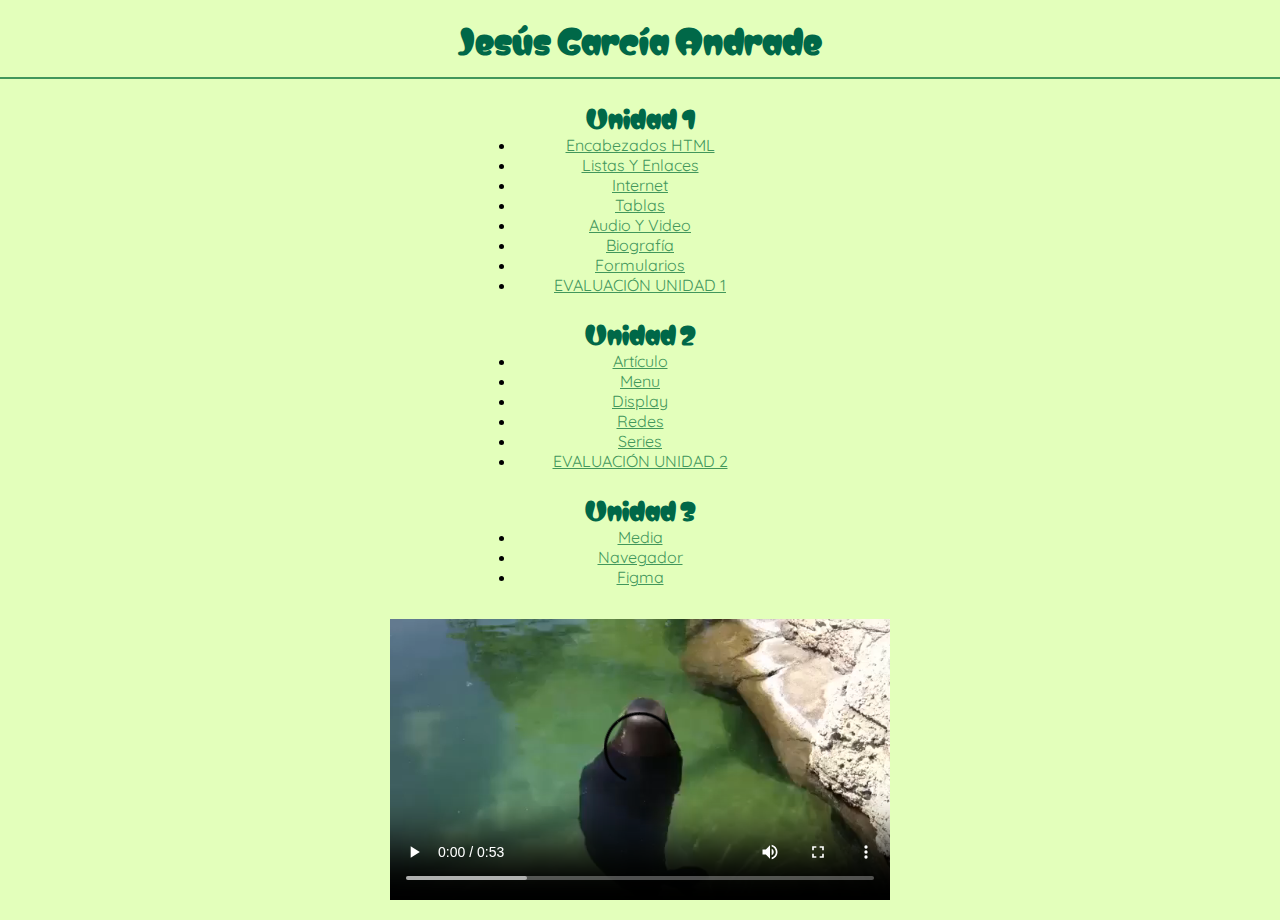
<file: index.html>
<!DOCTYPE html>
<html lang="es">
<head>
    <meta charset="UTF-8">
    <meta name="viewport" content="width=device-width, initial-scale=1.0">
    <meta name="keywords" content="galería de arte virtual">
    <meta name="description" content="El perrito más printado de México">
    <title>Diseño Web Jesús García</title>
    <link href="https://fonts.googleapis.com/css2?family=Quicksand:wght@300..700&display=swap" rel="stylesheet">
    <link href="https://fonts.googleapis.com/css2?family=Matemasie&display=swap" rel="stylesheet">
    <link rel="stylesheet" href="./index.css">
</head>
<body>
    <h1>Jesús García Andrade</h1>
    <hr color="#42975b">
    <main class="flex">
        <section class="item">
            <h2>Unidad 1</h2>
            <ul>
                <li><a href="u1/encabezados.html">Encabezados HTML</a></li>
                <li><a href="u1/ListasYEnlaces.html">Listas Y Enlaces</a></li>
                <li><a href="u1/internet.html">Internet</a></li>
                <li><a href="u1/tablas.html">Tablas</a></li>
                <li><a href="u1/audioyvideo.html">Audio Y Video</a></li>
                <li><a href="u1/biografia.html">Biografía</a></li>
                <li><a href="u1/formularios.html">Formularios</a></li>
                <li><a href="u1/evaluacionu1.html">EVALUACIÓN UNIDAD 1</a></li>
            </ul>
        </section>
        <section class="item">
            <h2>Unidad 2</h2>
        <ul>
            <li><a href="u2/articulo.html">Artículo</a></li>
            <li><a href="u2/comida.html">Menu</a></li>
            <li><a href="u2/display.html">Display</a></li>
            <li><a href="u2/redes.html">Redes</a></li>
            <li><a href="u2/series.html">Series</a></li>
            <li><a href="u2/evaluacionu2.html">EVALUACIÓN UNIDAD 2</a></li>
        </ul>
        </section>
        <section class="item">
            <h2>Unidad 3</h2>
        <ul>
            <li><a href="u3/media.html">Media</a></li>
            <li><a href="u3/navegacion.html">Navegador</a></li>
            <li><a href="https://www.figma.com/design/OJEnSm6xuQaUFBUCtb9TMr/Pr%C3%A1ctica-Figma?node-id=0-1&t=yHEgeBt7PpUJoPzZ-1">Figma</a></li>
        </ul>
        </section>
    </main>
    <footer>
        <video src="./videos/foca.mp4" controls autoplay width="500"></video>
    </footer>
</body>
</html>
</file>
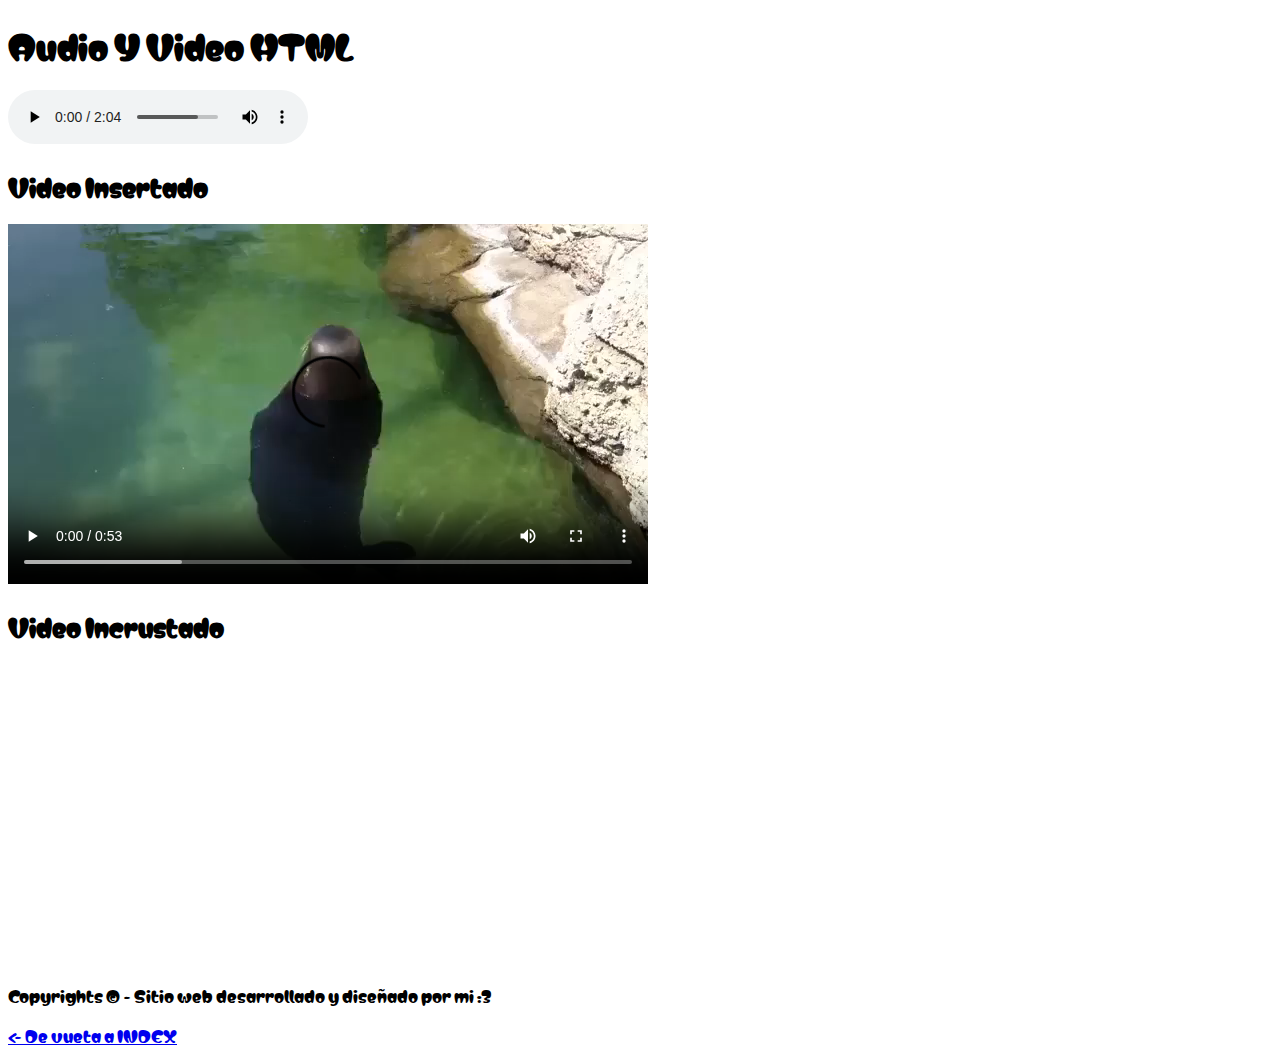
<file: u1/audioyvideo.html>
<!DOCTYPE html>
<html lang="en">
<head>
    <meta charset="UTF-8">
    <meta name="viewport" content="width=device-width, initial-scale=1.0">
    <title>Audio Y Video</title>
    <link href="https://fonts.googleapis.com/css2?family=Matemasie&display=swap" rel="stylesheet">
</head>
<body style="font-family: Matemasie, sans-serif;">
    <header>
        <h1>Audio Y Video HTML</h1>
    </header>
    <section>
        <audio src="/audio/BlackFly.mp3" controls autoplay></audio>
    </section>
    <main>
        <div>
            <h2>Video Insertado</h2>
            <video src="/videos/foca.mp4" controls></video>
        </div>
        <div>
            <h2>Video Incrustado</h2>
            <iframe width="560" height="315" src="https://www.youtube.com/embed/ot2CVA49gI4?si=Y9GqlRSxHQ1EyZC4" title="YouTube video player" frameborder="0" allow="accelerometer; autoplay; clipboard-write; encrypted-media; gyroscope; picture-in-picture; web-share" referrerpolicy="strict-origin-when-cross-origin" allowfullscreen></iframe>
        </div>
    </main>
    <footer>
        <span>Copyrights &#169 - Sitio web desarrollado y diseñado por mi :3</span>
        <p><a href="/index.html"><- De vueta a INDEX</a></p>
    </footer>
</body>
</html>
</file>
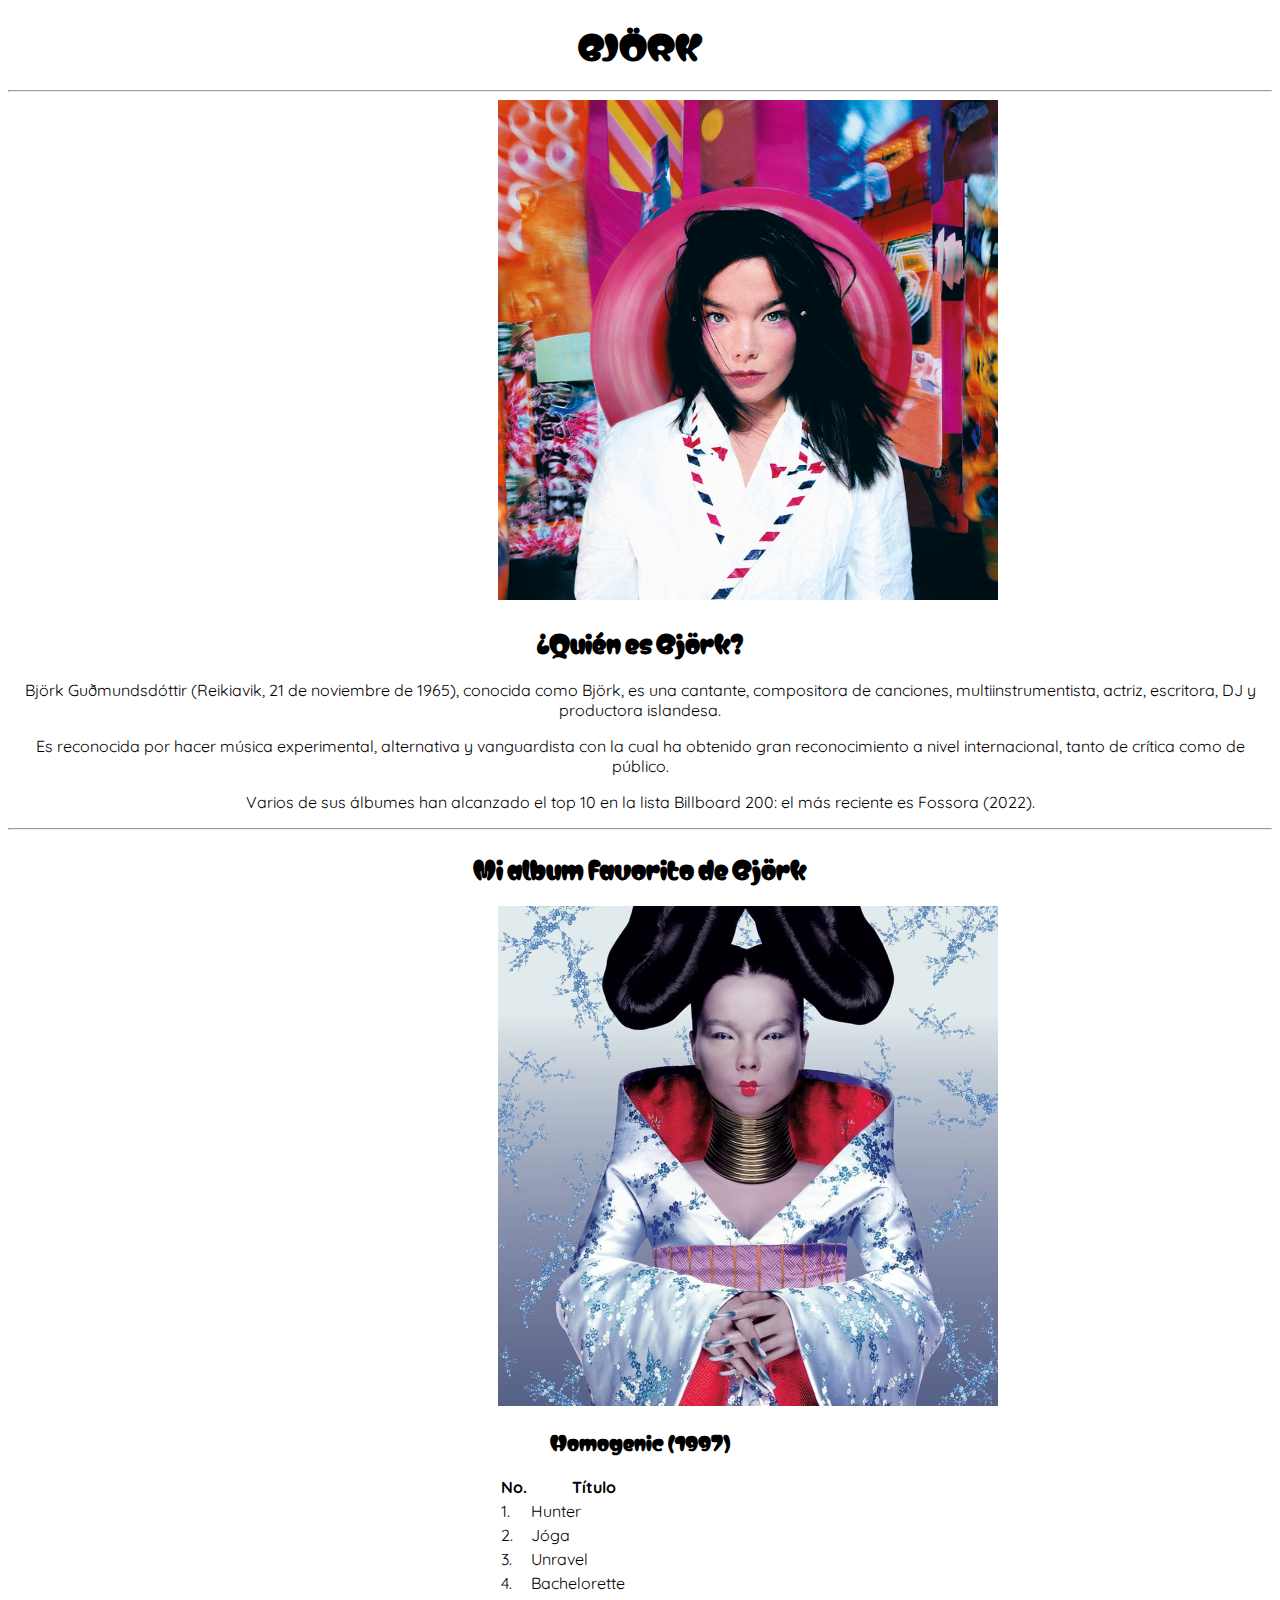
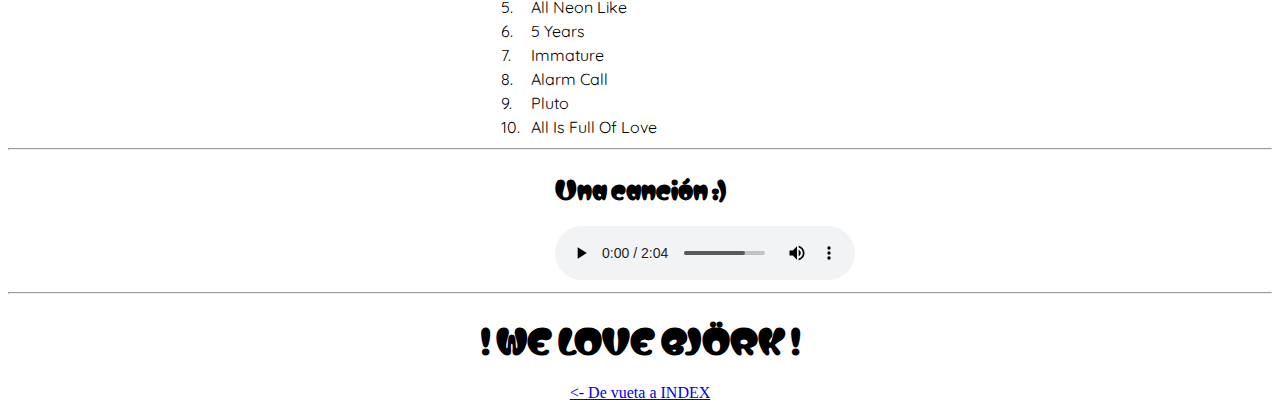
<file: u1/biografia.html>
<!DOCTYPE html>
<html lang="en">
<head>
    <meta charset="UTF-8">
    <meta name="viewport" content="width=device-width, initial-scale=1.0">
    <title>!WE LOVE BJÖRK!</title>
    <style>
        h1 {text-align: center;}
        h2 {text-align: center;}
        h3 {text-align: center;}
        p {text-align: center;}
    </style>
    <link href="https://fonts.googleapis.com/css2?family=Quicksand:wght@300..700&display=swap" rel="stylesheet">
    <link href="https://fonts.googleapis.com/css2?family=Matemasie&display=swap" rel="stylesheet">
</head>
<body>
    <header>
        <h1 style="font-family: Matemasie, sans-serif;">BJÖRK</h1>
    </header>
    <section>
        <hr>
        <img height="500" src="/img/bjork.jpeg" alt="Björk" style="position: relative;left: 38.8%;">
        <h2 style="font-family: Matemasie, sans-serif;">¿Quién es Björk?</h2>
        <p style="font-family: Quicksand, sans-serif;">Björk Guðmundsdóttir (Reikiavik, 21 de noviembre de 1965), conocida como Björk, es una cantante, compositora de canciones, multiinstrumentista, actriz, escritora, DJ y productora islandesa. </p>
        <p style="font-family: Quicksand, sans-serif;">Es reconocida por hacer música experimental, alternativa y vanguardista con la cual ha obtenido gran reconocimiento a nivel internacional, tanto de crítica como de público.</p>
        <p style="font-family: Quicksand, sans-serif;">Varios de sus álbumes han alcanzado el top 10 en la lista Billboard 200: el más reciente es Fossora (2022).</p>
    </section>
    <section>
        <hr>
        <h2 style="font-family: Matemasie, sans-serif;">Mi album favorito de Björk</h2>
        <img height="500" src="/img/homogenic.jpg" alt="Homogenic" style="position: relative;left: 38.8%;">
        <h3 style="font-family: Matemasie, sans-serif;">Homogenic (1997)</h3>
        <div style="position: relative;left: 38.8%;">
            <table style="font-family: Quicksand, sans-serif;" >
                <thead>
                    <tr>
                        <th>No.</th>
                        <th>Título</th>
                    </tr>
                </thead>
                <tr>
                    <td>1.</td>
                    <td>Hunter</td>
                </tr>
                <tr>
                    <td>2.</td>
                    <td>Jóga</td>
                </tr>
                <tr>
                    <td>3.</td>
                    <td>Unravel</td>
                </tr>
                <tr>
                    <td>4.</td>
                    <td>Bachelorette</td>
                </tr>
                <tr>
                    <td>5.</td>
                    <td>All Neon Like</td>
                </tr>
                <tr>
                    <td>6.</td>
                    <td>5 Years</td>
                </tr>
                <tr>
                    <td>7.</td>
                    <td>Immature</td>
                </tr>
                <tr>
                    <td>8.</td>
                    <td>Alarm Call</td>
                </tr>
                <tr>
                    <td>9.</td>
                    <td>Pluto</td>
                </tr>
                <tr>
                    <td>10.</td>
                    <td>All Is Full Of Love</td>
                </tr>
            </table>
        </div>
    </section>
    <section>
        <hr>
        <h2 style="font-family: Matemasie, sans-serif;">Una canción :)</h2>
        <audio src="/audio/BlackFly.mp3" controls style="position: relative;left: 43.3%;"></audio>
    </section>
    <footer>
        <hr>
        <h1 style="font-family: Matemasie, sans-serif;">! WE LOVE BJÖRK !</h1>
        <p><a href="/index.html"><- De vueta a INDEX</a></p>
    </footer>
</body>
</html>
</file>
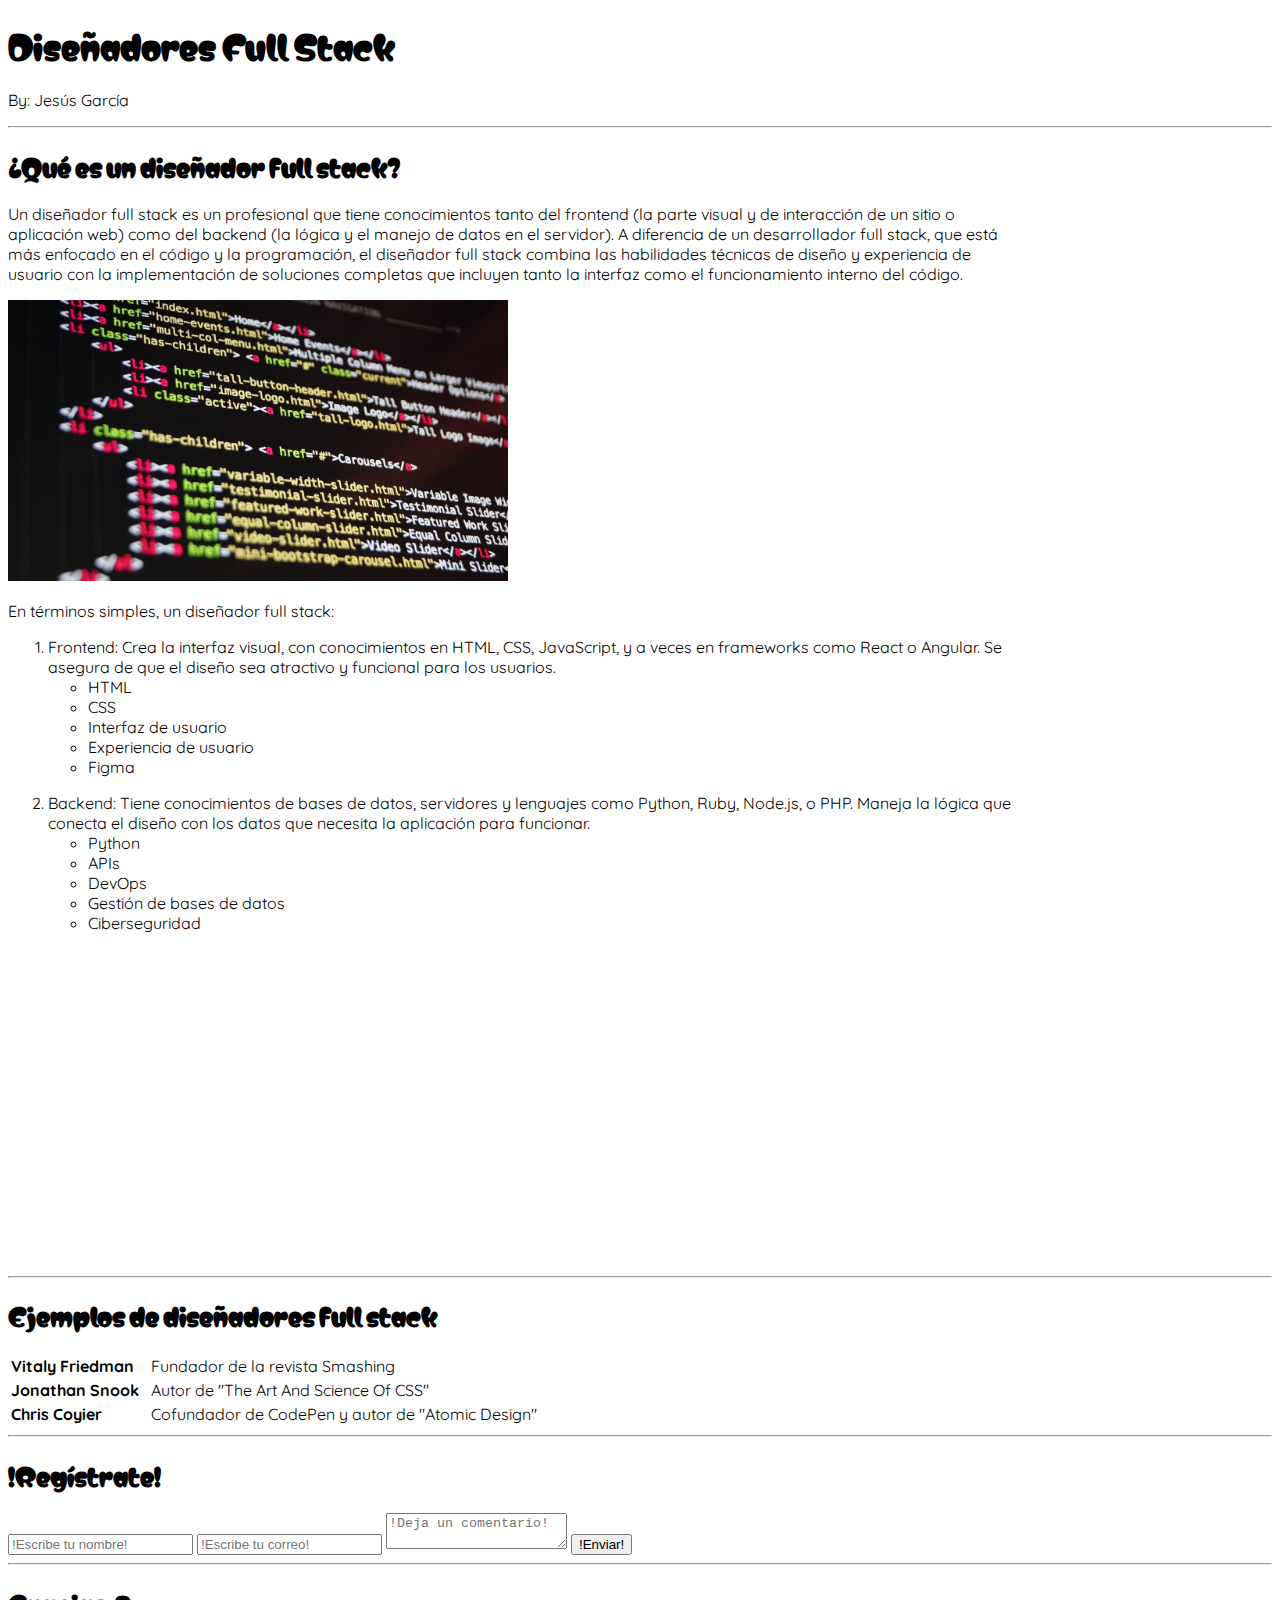
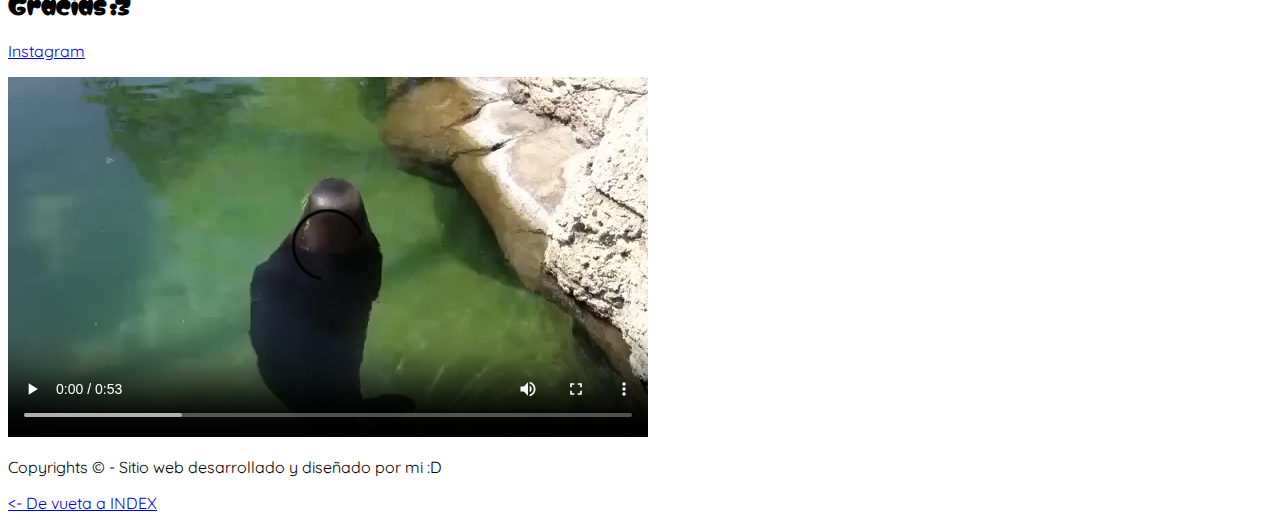
<file: u1/evaluacionu1.html>
<!DOCTYPE html>
<html lang="en">
<head>
    <meta charset="UTF-8">
    <meta name="viewport" content="width=device-width, initial-scale=1.0">
    <title>Ev U1 - Diseño Full Stack</title>
    <link href="https://fonts.googleapis.com/css2?family=Quicksand:wght@300..700&display=swap" rel="stylesheet">
    <link href="https://fonts.googleapis.com/css2?family=Matemasie&display=swap" rel="stylesheet">
    <style>
        h1 {font-family: Matemasie, sans-serif;}
        h2 {font-family: Matemasie, sans-serif;}
        h3 {font-family: Matemasie, sans-serif;}
        p {font-family: Quicksand, sans-serif;}
        span {font-family: Quicksand, sans-serif;}
        li {font-family: Quicksand, sans-serif;}
        td {font-family: Quicksand, sans-serif;}
    </style>
</head>
<body>
    <header>
        <h1>Diseñadores Full Stack</h1>
        <p>By: Jesús García</p>
    </header>
    <main>
        <hr>
        <div style="width: 80%;">
            <h2>¿Qué es un diseñador full stack?</h2>
            <p>Un diseñador full stack es un profesional que tiene conocimientos tanto del frontend (la parte visual y de interacción de un sitio o aplicación web) como del backend (la lógica y el manejo de datos en el servidor). A diferencia de un desarrollador full stack, que está más enfocado en el código y la programación, el diseñador full stack combina las habilidades técnicas de diseño y experiencia de usuario con la implementación de soluciones completas que incluyen tanto la interfaz como el funcionamiento interno del código.</p>
            <img src="/img/code.jpg" width="500" alt="código">
            <p>En términos simples, un diseñador full stack:</p>
            <ol>
                <li>Frontend: Crea la interfaz visual, con conocimientos en HTML, CSS, JavaScript, y a veces en frameworks como React o Angular. Se asegura de que el diseño sea atractivo y funcional para los usuarios.</li>
                    <ul>
                        <li>HTML</li>
                        <li>CSS</li>
                        <li>Interfaz de usuario</li>
                        <li>Experiencia de usuario</li>
                        <li>Figma</li>
                    </ul>
                <p></p>
                <li>Backend: Tiene conocimientos de bases de datos, servidores y lenguajes como Python, Ruby, Node.js, o PHP. Maneja la lógica que conecta el diseño con los datos que necesita la aplicación para funcionar.</li>
                    <ul>
                        <li>Python</li>
                        <li>APIs</li>
                        <li>DevOps</li>
                        <li>Gestión de bases de datos</li>
                        <li>Ciberseguridad</li>
                    </ul>
            </ol>
            <iframe width="560" height="315" src="https://www.youtube.com/embed/byP3jzycEdY?si=F9WIuqYraOfowAJu" title="YouTube video player" frameborder="0" allow="accelerometer; autoplay; clipboard-write; encrypted-media; gyroscope; picture-in-picture; web-share" referrerpolicy="strict-origin-when-cross-origin" allowfullscreen></iframe>
        </div>
        <section>
            <hr>
            <h2>Ejemplos de diseñadores full stack</h2>
            <table>
                <tr>
                    <td style="font-weight: bold;">Vitaly Friedman</td>
                    <td></td>
                    <td></td>
                    <td>Fundador de la revista Smashing</td>
                </tr>
                <tr>
                    <td style="font-weight: bold;">Jonathan Snook</td>
                    <td></td>
                    <td></td>
                    <td>Autor de "The Art And Science Of CSS"</td>
                </tr>
                <tr>
                    <td style="font-weight: bold;">Chris Coyier</td>
                    <td></td>
                    <td></td>
                    <td>Cofundador de CodePen y autor de "Atomic Design"</td>
                </tr>
            </table>
        </section>
        <div>
            <hr>
            <h2>!Regístrate!</h2>
            <form action="#" method="post">
            <input type="text" name="nombre" id="" placeholder="!Escribe tu nombre!" required>
            <input type="email" name="email" id="" placeholder="!Escribe tu correo!" required>
            <textarea name="mensaje" id="" placeholder="!Deja un comentario!"></textarea>
            <input type="submit" value="!Enviar!">
            </form>
        </div>
    </main>
    <footer>
        <hr>
        <h2>Gracias :3</h2>
        <p><a href="https://www.instagram.com/gucci.stinkbug/">Instagram</a></p>
        <video src="/videos/foca.mp4" controls></video>
        <p>Copyrights &#169 - Sitio web desarrollado y diseñado por mi :D</p>
        <p></p>
        <p><a href="/index.html"><- De vueta a INDEX</a></p>
    </footer>
</body>
</html>
</file>
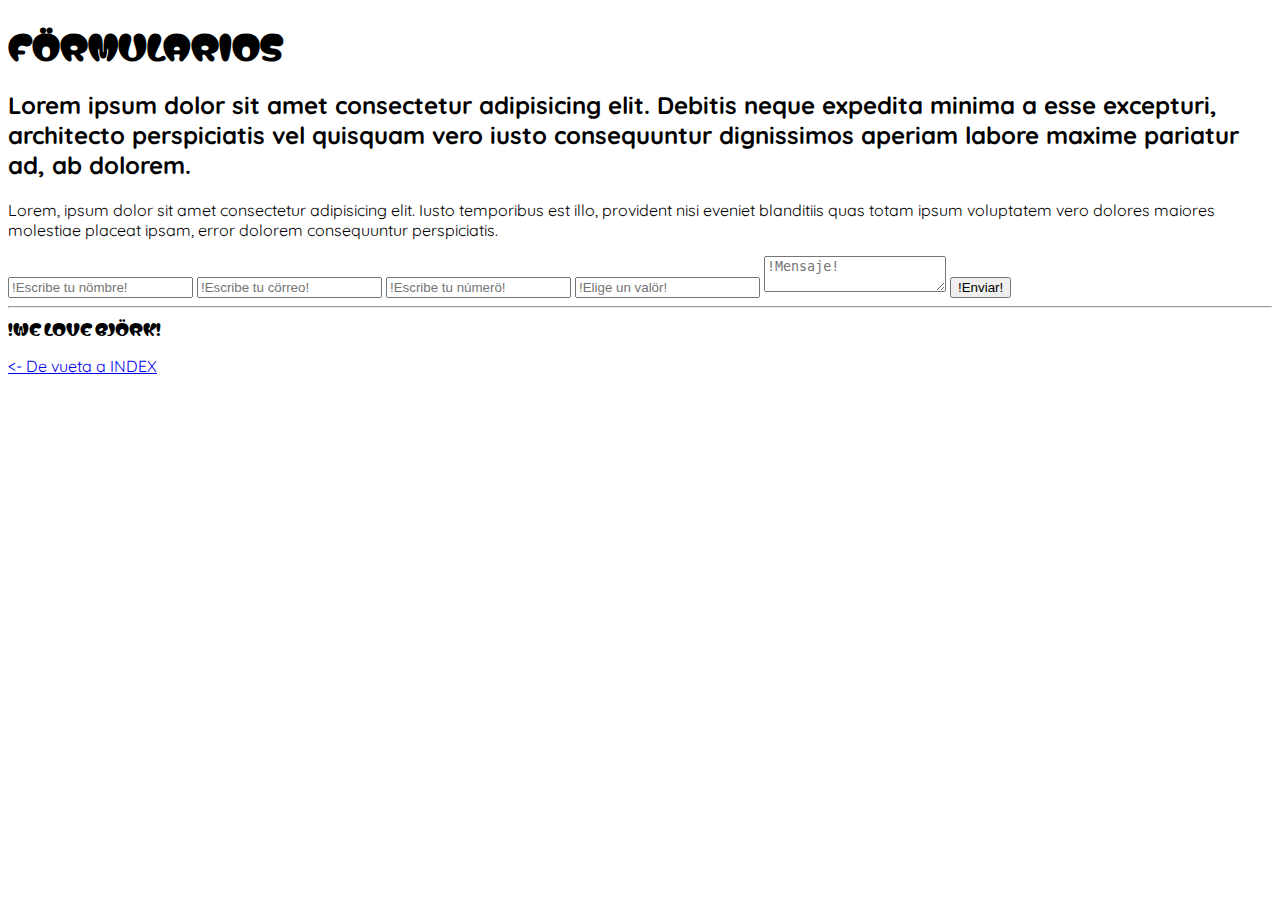
<file: u1/formularios.html>
<!DOCTYPE html>
<html lang="en">
<head>
    <meta charset="UTF-8">
    <meta name="viewport" content="width=device-width, initial-scale=1.0">
    <title>Formularios</title>
    <link href="https://fonts.googleapis.com/css2?family=Quicksand:wght@300..700&display=swap" rel="stylesheet">
    <link href="https://fonts.googleapis.com/css2?family=Matemasie&display=swap" rel="stylesheet">
    <style>
        h1 {font-family: Matemasie, sans-serif;}
        h2 {font-family: Quicksand, sans-serif;}
        p {font-family: Quicksand, sans-serif;}
        span {font-family: Matemasie, sans-serif;}
    </style>
</head>
<body>
    <header>
        <h1>FÖRMULARIOS</h1>
    </header>
    <main>
        <div>
            <div>
                <h2>Lorem ipsum dolor sit amet consectetur adipisicing elit. Debitis neque expedita minima a esse excepturi, architecto perspiciatis vel quisquam vero iusto consequuntur dignissimos aperiam labore maxime pariatur ad, ab dolorem.</h2>
                <p>Lorem, ipsum dolor sit amet consectetur adipisicing elit. Iusto temporibus est illo, provident nisi eveniet blanditiis quas totam ipsum voluptatem vero dolores maiores molestiae placeat ipsam, error dolorem consequuntur perspiciatis.</p>
            </div>
            <div>
                <form action="#" method="post">
                <input type="text" name="nombre" id="" placeholder="!Escribe tu nömbre!" required>
                <input type="email" name="email" id="" placeholder="!Escribe tu cörreo!" required>
                <input type="tel" name="tel" id="" placeholder="!Escribe tu númerö!">
                    <input list="itson" name="personas" placeholder="!Elige un valör!">
                    <datalist id="itson">
                        <option value="Estudiante"></option>
                        <option value="Empleadö"></option>
                        <option value="Aspirante"></option>
                        <option value="Egresado"></option>
                    </datalist>
                    <textarea name="mensaje" id="" placeholder="!Mensaje!"></textarea>
                    <input type="submit" value="!Enviar!">
                    </form>
            </div>
        </div>
    </main>
    <footer>
        <hr>
        <span>!WE LOVE BJÖRK!</span>
        <p><a href="/index.html"><- De vueta a INDEX</a></p>
    </footer>
</body>
</html>
</file>
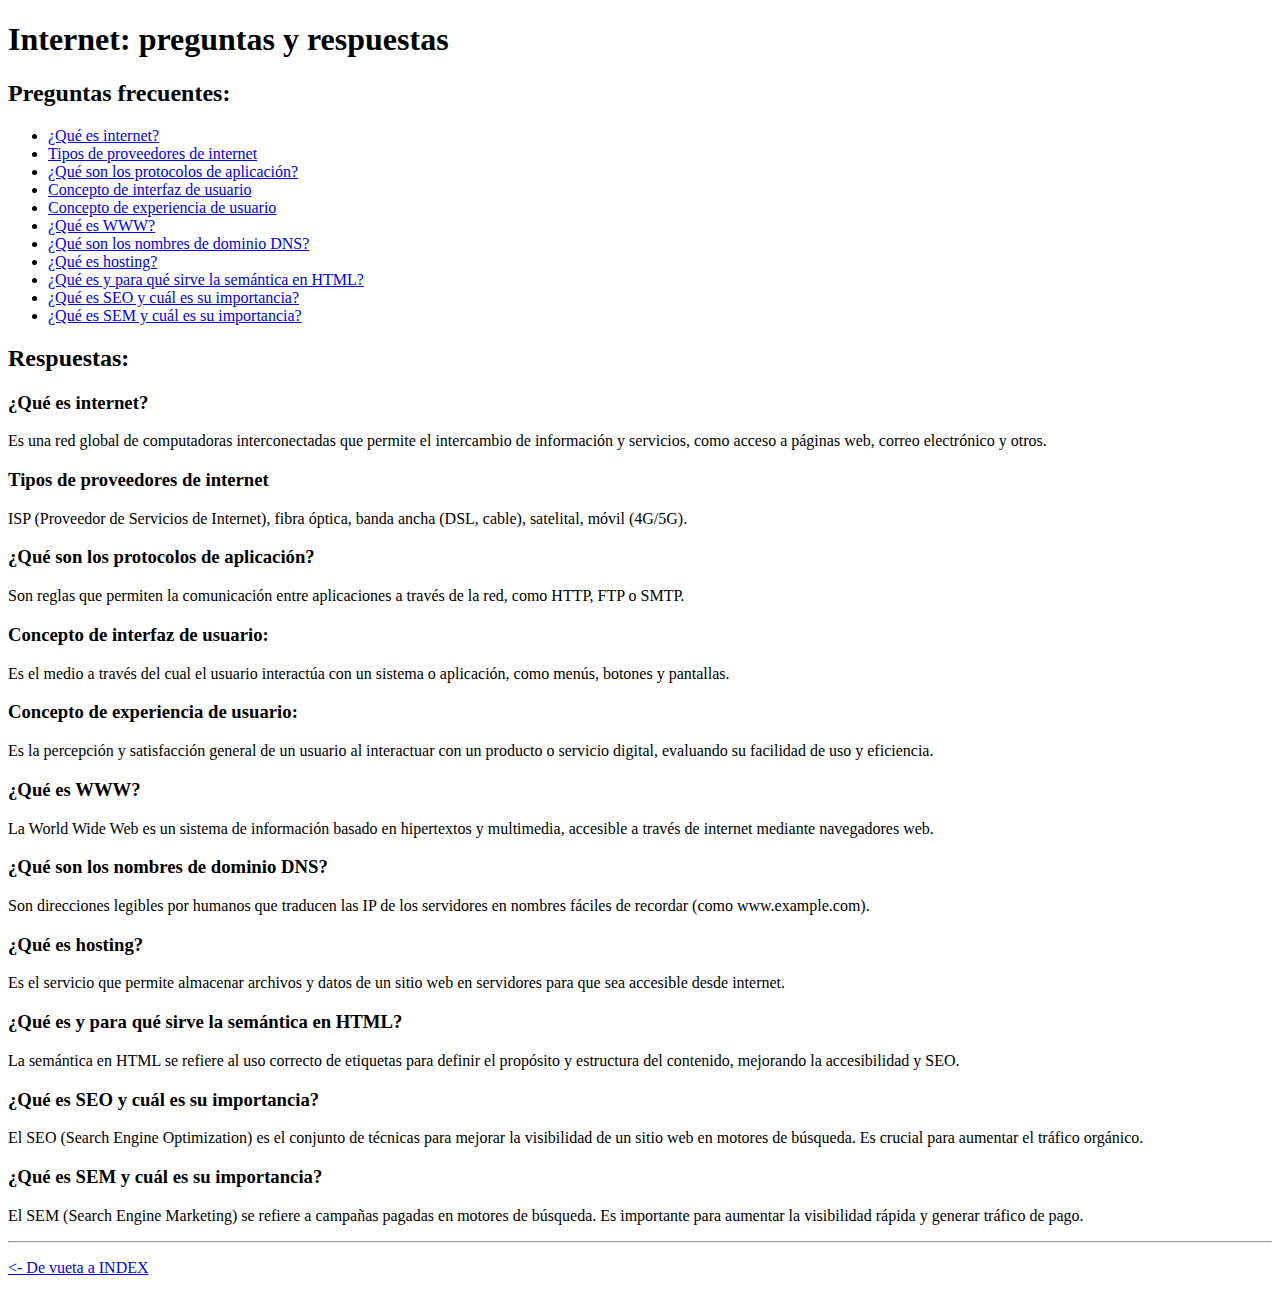
<file: u1/internet.html>
<!DOCTYPE html>
<html lang="en">
<head>
    <meta charset="UTF-8">
    <meta name="viewport" content="width=device-width, initial-scale=1.0">
    <title>Internet</title>
</head>
<body>
    <header>
        <h1>Internet: preguntas y respuestas</h1>
    </header>
    <main>
        <h2>Preguntas frecuentes:</h2>
        <ul>
            <li><a href="#queesinternet">¿Qué es internet?</a></li>
            <li><a href="#proveedores">Tipos de proveedores de internet</a></li>
            <li><a href="#protocolos">¿Qué son los protocolos de aplicación?</a></li>
            <li><a href="#interfaz">Concepto de interfaz de usuario</a></li>
            <li><a href="#experiencia">Concepto de experiencia de usuario</a></li>
            <li><a href="#www">¿Qué es WWW?</a></li>
            <li><a href="#dns">¿Qué son los nombres de dominio DNS?</a></li>
            <li><a href="#hosting">¿Qué es hosting?</a></li>
            <li><a href="#semantica">¿Qué es y para qué sirve la semántica en HTML?</a></li>
            <li><a href="#seo">¿Qué es SEO y cuál es su importancia?</a></li>
            <li><a href="#sem">¿Qué es SEM y cuál es su importancia?</a></li>
        </ul>
    </main>
    <section>
        <h2>Respuestas:</h2>
        <h3><a name="queesinternet">¿Qué es internet?</a></h3>
        <p>Es una red global de computadoras interconectadas que permite el intercambio de información y servicios, como acceso a páginas web, correo electrónico y otros.</p>
    </section>
    <section>
        <h3><a name="proveedores">Tipos de proveedores de internet</a></h3>
        <p>ISP (Proveedor de Servicios de Internet), fibra óptica, banda ancha (DSL, cable), satelital, móvil (4G/5G).</p>
    </section>
    <section>
        <h3><a name="protocolos">¿Qué son los protocolos de aplicación?</a></h3>
        <p>Son reglas que permiten la comunicación entre aplicaciones a través de la red, como HTTP, FTP o SMTP.</p>
    </section>
    <section>
        <h3><a name="interfaz">Concepto de interfaz de usuario:</a></h3>
        <p>Es el medio a través del cual el usuario interactúa con un sistema o aplicación, como menús, botones y pantallas.</p>
    </section>
    <section>
        <h3><a name="experiencia">Concepto de experiencia de usuario:</a></h3>
        <p>Es la percepción y satisfacción general de un usuario al interactuar con un producto o servicio digital, evaluando su facilidad de uso y eficiencia.</p>
    </section>
    <section>
        <h3><a name="www">¿Qué es WWW?</a></h3>
        <p>La World Wide Web es un sistema de información basado en hipertextos y multimedia, accesible a través de internet mediante navegadores web.</p>
    </section>
    <section>
        <h3><a name="dns">¿Qué son los nombres de dominio DNS?</a></h3>
        <p>Son direcciones legibles por humanos que traducen las IP de los servidores en nombres fáciles de recordar (como www.example.com).</p>
    </section>
    <section>
        <h3><a name="hosting">¿Qué es hosting?</a></h3>
        <p>Es el servicio que permite almacenar archivos y datos de un sitio web en servidores para que sea accesible desde internet.</p>
    </section>
    <section>
        <h3><a name="semantica">¿Qué es y para qué sirve la semántica en HTML?</a></h3>
        <p>La semántica en HTML se refiere al uso correcto de etiquetas para definir el propósito y estructura del contenido, mejorando la accesibilidad y SEO.</p>
    </section>
    <section>
        <h3><a name="seo">¿Qué es SEO y cuál es su importancia?</a></h3>
        <p>El SEO (Search Engine Optimization) es el conjunto de técnicas para mejorar la visibilidad de un sitio web en motores de búsqueda. Es crucial para aumentar el tráfico orgánico.</p>
    </section>
    <section>
        <h3><a name="sem">¿Qué es SEM y cuál es su importancia?</a></h3>
        <p>El SEM (Search Engine Marketing) se refiere a campañas pagadas en motores de búsqueda. Es importante para aumentar la visibilidad rápida y generar tráfico de pago.</p>
    </section>
    <footer>
        <hr>
        <p><a href="/index.html"><- De vueta a INDEX</a></p>
    </footer>
</body>
</html>
</file>
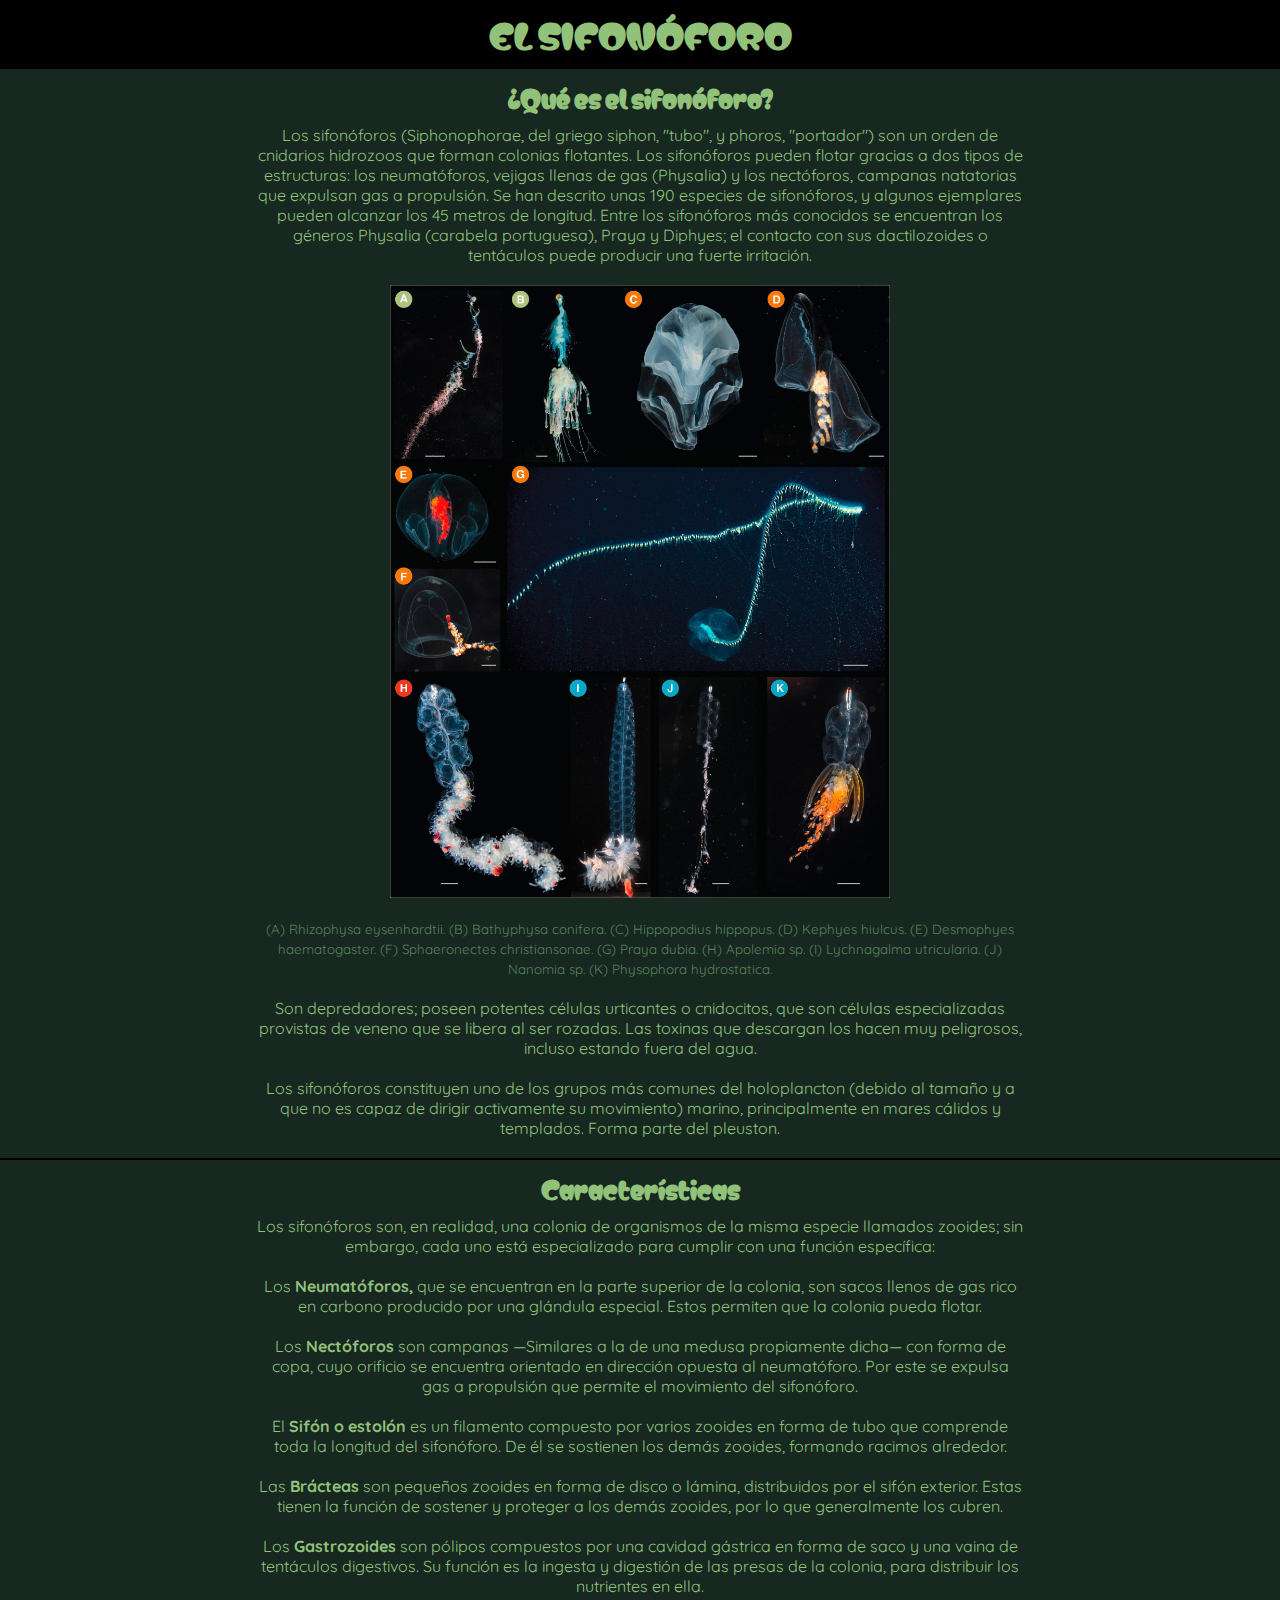
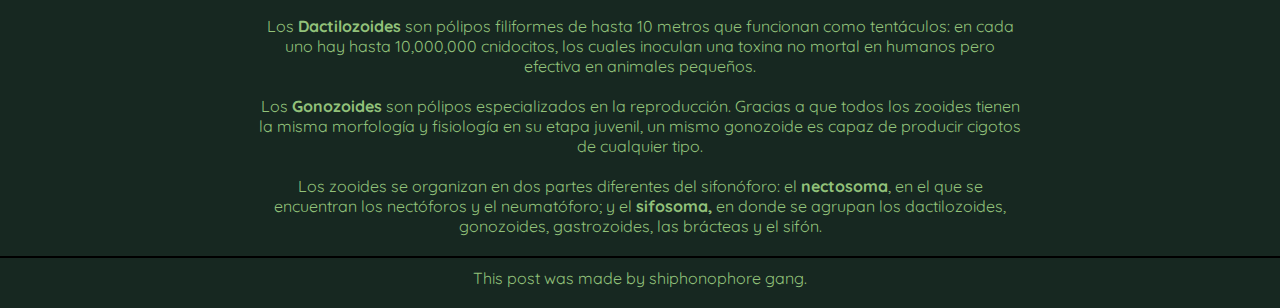
<file: u2/articulo.html>
<!DOCTYPE html>
<html lang="en">
<head>
    <meta charset="UTF-8">
    <meta name="viewport" content="width=device-width, initial-scale=1.0">
    <title>Sifonóforos</title>
    <!--Tipografía-->
    <link href="https://fonts.googleapis.com/css2?family=Quicksand:wght@300..700&display=swap" rel="stylesheet">
    <link href="https://fonts.googleapis.com/css2?family=Matemasie&display=swap" rel="stylesheet">
    <!--CSS-->
    <link rel="stylesheet" href="css2/articulo.css">
</head>
<body>
    <header>
        <div>
            <h1>EL SIFONÓFORO</h1>
        </div>
        <hr color="black">
    </header>
    <main>
        <h2>¿Qué es el sifonóforo?</h2>
        <p>Los sifonóforos (Siphonophorae, del griego siphon, "tubo", y phoros, "portador") son un orden de cnidarios hidrozoos que forman colonias flotantes. Los sifonóforos pueden flotar gracias a dos tipos de estructuras: los neumatóforos, vejigas llenas de gas (Physalia) y los nectóforos, campanas natatorias que expulsan gas a propulsión. Se han descrito unas 190 especies de sifonóforos, y algunos ejemplares pueden alcanzar los 45 metros de longitud. Entre los sifonóforos más conocidos se encuentran los géneros Physalia (carabela portuguesa), Praya y Diphyes; el contacto con sus dactilozoides o tentáculos puede producir una fuerte irritación.</p>
        <img src="../img/bestias.jpg" alt="sifonóforos" class="picture">
        <p class="fig"><small>(A) Rhizophysa eysenhardtii. (B) Bathyphysa conifera. (C) Hippopodius hippopus. (D) Kephyes hiulcus. (E) Desmophyes haematogaster. (F) Sphaeronectes christiansonae. (G) Praya dubia. (H) Apolemia sp. (I) Lychnagalma utricularia. (J) Nanomia sp. (K) Physophora hydrostatica.</small></p>
        <p>Son depredadores; poseen potentes células urticantes o cnidocitos, que son células especializadas provistas de veneno que se libera al ser rozadas. Las toxinas que descargan los hacen muy peligrosos, incluso estando fuera del agua.</p>
        <p>Los sifonóforos constituyen uno de los grupos más comunes del holoplancton (debido al tamaño y a que no es capaz de dirigir activamente su movimiento) marino, principalmente en mares cálidos y templados. Forma parte del pleuston.</p>
    </main>
    <section>
        <hr color="black">
        <h2>Características</h2>
        <p>Los sifonóforos son, en realidad, una colonia de organismos de la misma especie llamados zooides; sin embargo, cada uno está especializado para cumplir con una función específica:</p>
        <p>Los <b>Neumatóforos,</b> que se encuentran en la parte superior de la colonia, son sacos llenos de gas rico en carbono producido por una glándula especial. Estos permiten que la colonia pueda flotar.</p>
        <p>Los <b>Nectóforos</b> son campanas —Similares a la de una medusa propiamente dicha— con forma de copa, cuyo orificio se encuentra orientado en dirección opuesta al neumatóforo. Por este se expulsa gas a propulsión que permite el movimiento del sifonóforo.</p>
        <p>El <b>Sifón o estolón</b> es un filamento compuesto por varios zooides en forma de tubo que comprende toda la longitud del sifonóforo. De él se sostienen los demás zooides, formando racimos alrededor.</p>
        <p>Las <b>Brácteas</b> son pequeños zooides en forma de disco o lámina, distribuidos por el sifón exterior. Estas tienen la función de sostener y proteger a los demás zooides, por lo que generalmente los cubren.</p>
        <p>Los <b>Gastrozoides</b> son pólipos compuestos por una cavidad gástrica en forma de saco y una vaina de tentáculos digestivos. Su función es la ingesta y digestión de las presas de la colonia, para distribuir los nutrientes en ella.</p>
        <p>Los <b>Dactilozoides</b> son pólipos filiformes de hasta 10 metros que funcionan como tentáculos: en cada uno hay hasta 10,000,000 cnidocitos, los cuales inoculan una toxina no mortal en humanos pero efectiva en animales pequeños.</p>
        <p>Los <b>Gonozoides</b> son pólipos especializados en la reproducción. Gracias a que todos los zooides tienen la misma morfología y fisiología en su etapa juvenil, un mismo gonozoide es capaz de producir cigotos de cualquier tipo.</p>
        <p>Los zooides se organizan en dos partes diferentes del sifonóforo: el <b>nectosoma</b>, en el que se encuentran los nectóforos y el neumatóforo; y el <b>sifosoma,</b> en donde se agrupan los dactilozoides, gonozoides, gastrozoides, las brácteas y el sifón.</p>
    </section>
    <footer>
        <hr color="black">
        <p class="pie">This post was made by shiphonophore gang.</p>
    </footer>
</body>
</html>
</file>
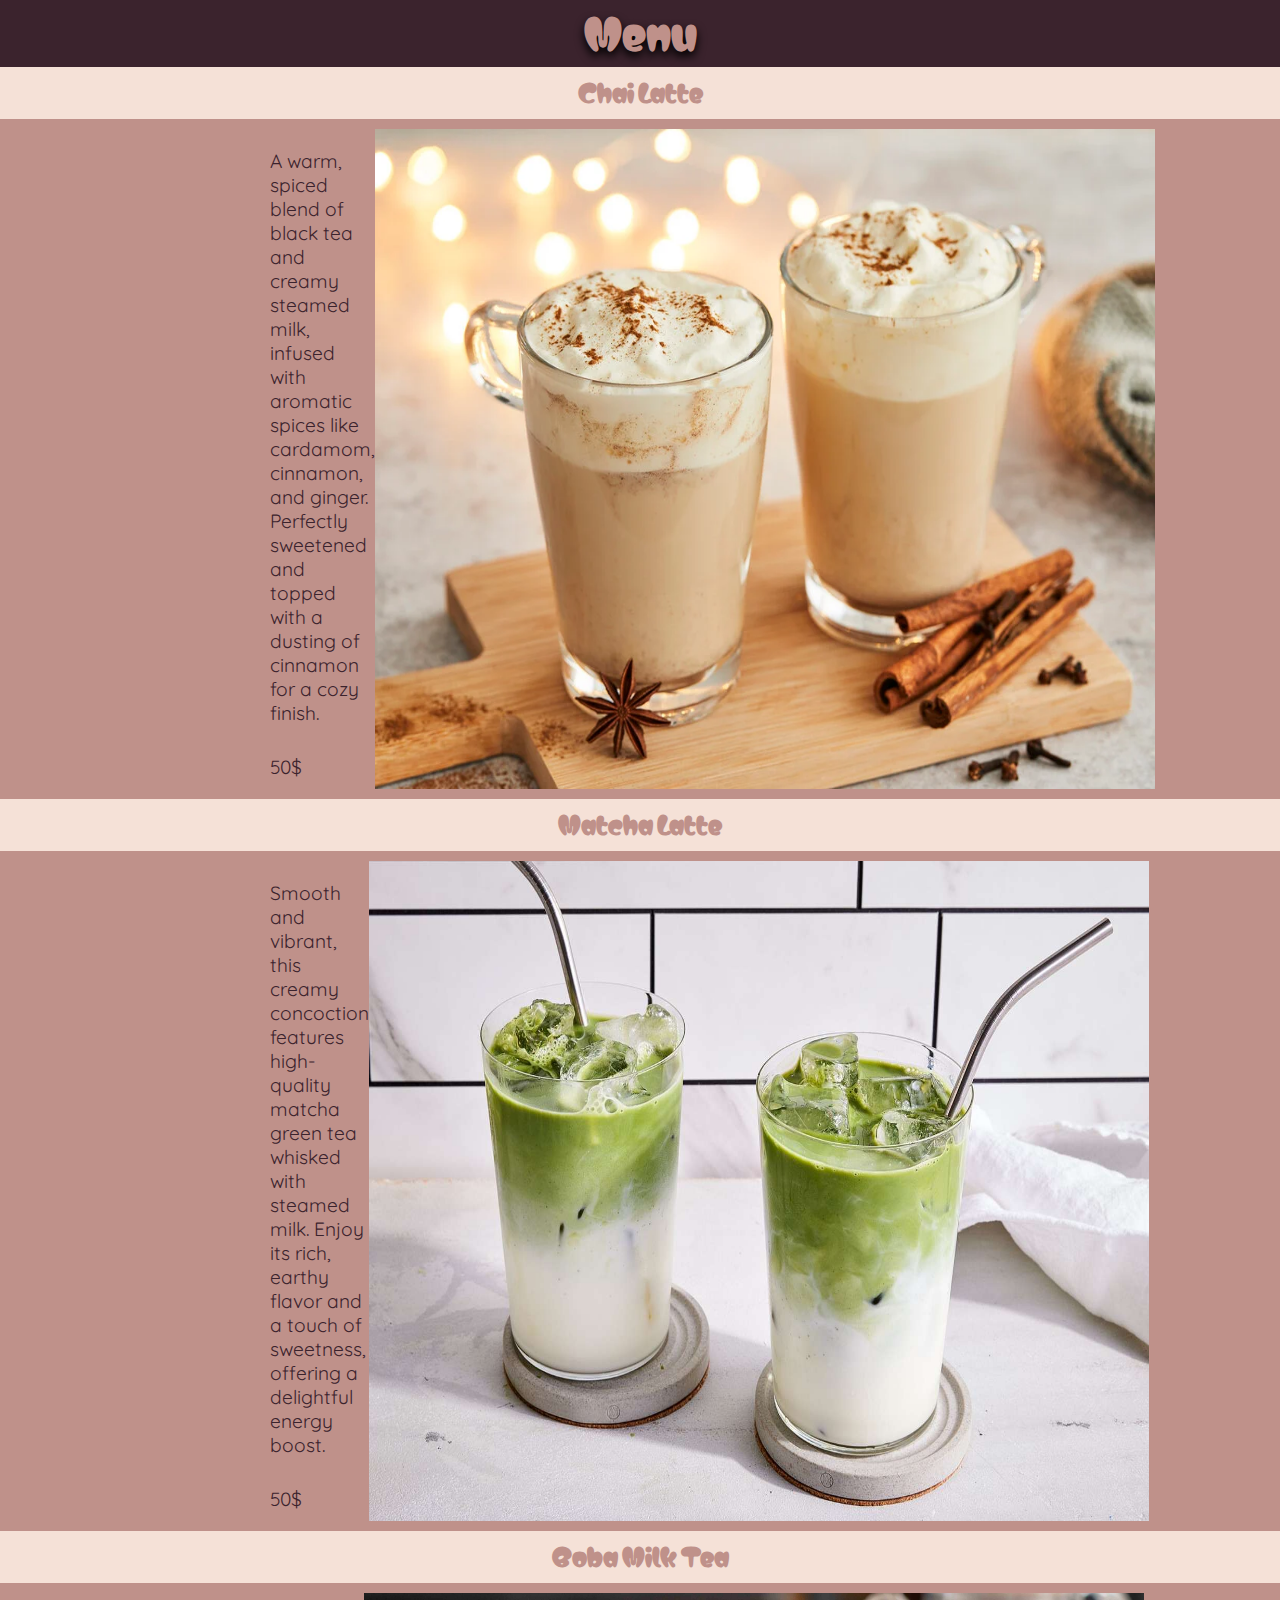
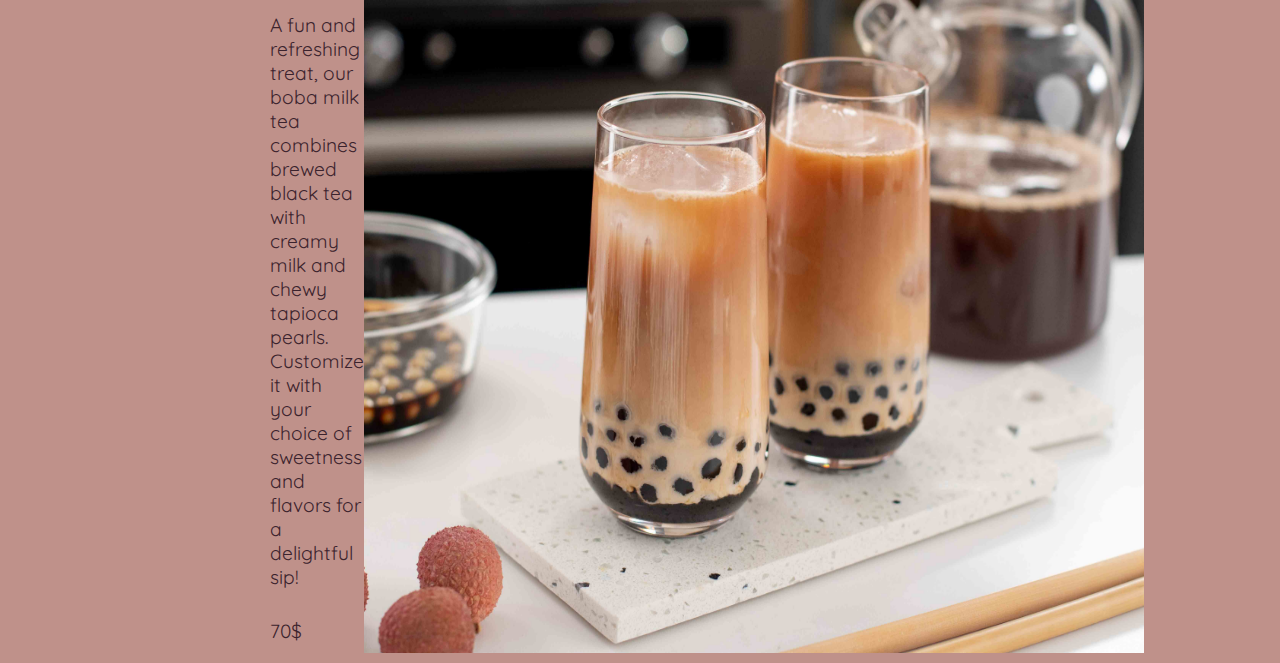
<file: u2/comida.html>
<!DOCTYPE html>
<html lang="en">
<head>
    <meta charset="UTF-8">
    <meta name="viewport" content="width=device-width, initial-scale=1.0">
    <title>Menu</title>
    <!--Tipografía-->
    <link href="https://fonts.googleapis.com/css2?family=Quicksand:wght@300..700&display=swap" rel="stylesheet">
    <link href="https://fonts.googleapis.com/css2?family=Matemasie&display=swap" rel="stylesheet">
    <!--CSS-->
    <link rel="stylesheet" href="css2/comida.css">
</head>
<!--Usando inth.child() y float:-->
<body>
    <header>
        <h1>Menu</h1>
    </header>
    <main>
        <h2>Chai Latte</h2>
        <div class="flexi">
            <section>
                <p>A warm, spiced blend of black tea and creamy steamed milk, infused with aromatic spices like cardamom, cinnamon, and ginger. Perfectly sweetened and topped with a dusting of cinnamon for a cozy finish.</p>
                <p>50$</p>
            </section>
            <img src="../img/chai.webp" alt="chai">
        </div>
        <h2>Matcha Latte</h2>
        <div class="flexi">
            <section>
                <p>Smooth and vibrant, this creamy concoction features high-quality matcha green tea whisked with steamed milk. Enjoy its rich, earthy flavor and a touch of sweetness, offering a delightful energy boost.</p>
                <p>50$</p>
            </section>
            <img src="../img/matcha.jpg" alt="matcha">
        </div>
        <h2>Boba Milk Tea</h2>
        <div class="flexi">
            <section>
                <p>A fun and refreshing treat, our boba milk tea combines brewed black tea with creamy milk and chewy tapioca pearls. Customize it with your choice of sweetness and flavors for a delightful sip!</p>
                <p>70$</p>
            </section>
            <img src="../img/boba.jpg" alt="boba">
        </div>
    </main>
</body>
</html>
</file>
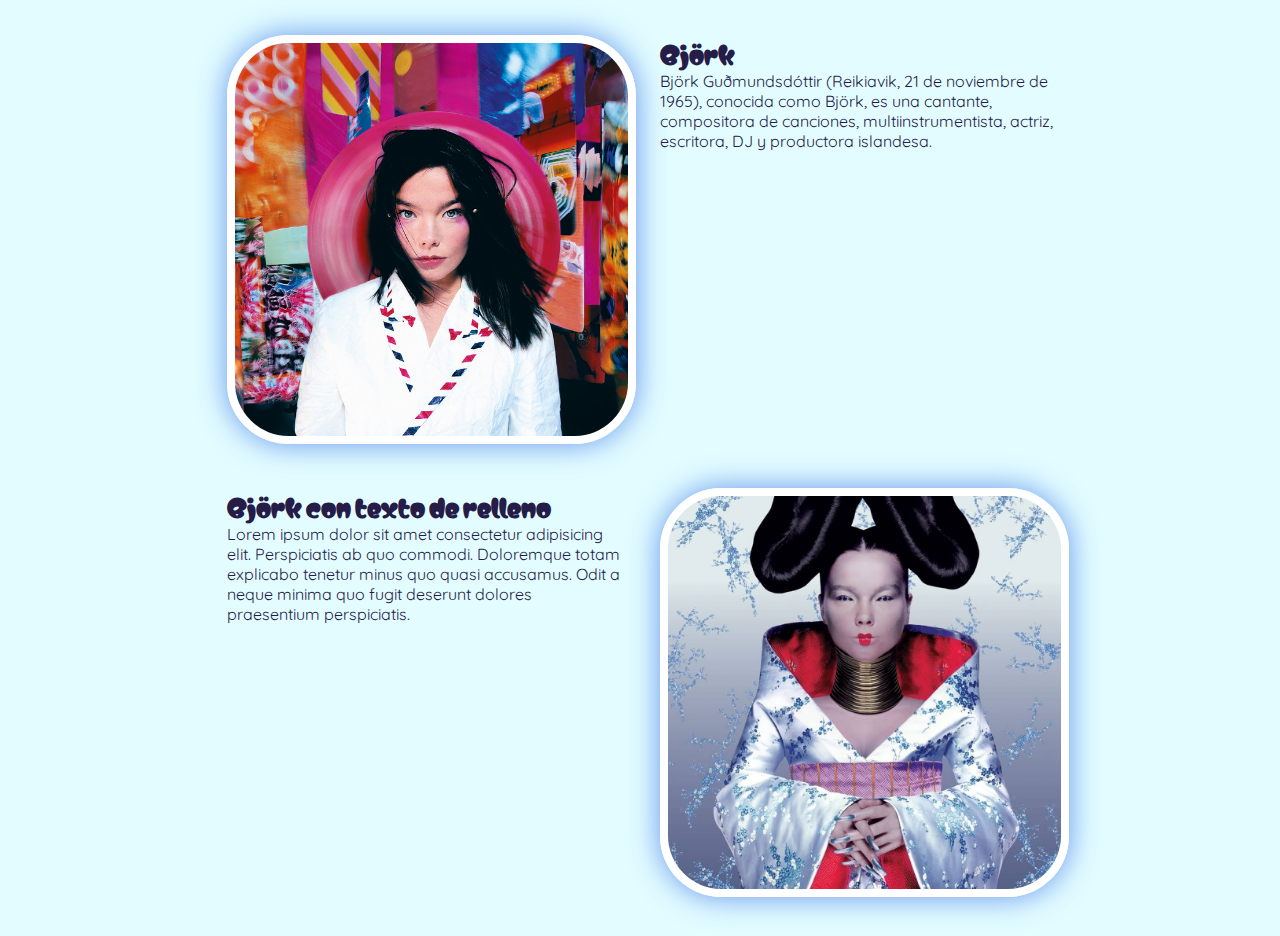
<file: u2/display.html>
<!DOCTYPE html>
<html lang="en">
<head>
    <meta charset="UTF-8">
    <meta name="viewport" content="width=device-width, initial-scale=1.0">
    <title>Flexbox</title>
    <!--Tipografía-->
    <link href="https://fonts.googleapis.com/css2?family=Quicksand:wght@300..700&display=swap" rel="stylesheet">
    <link href="https://fonts.googleapis.com/css2?family=Matemasie&display=swap" rel="stylesheet">
    <!--CSS-->
    <link rel="stylesheet" href="css2/display.css">
</head>
<body>
    <section class="container">
        <div class="item">
            <img src="../img/bjork.jpeg" alt="bjork">
        </div>
        <div class="item segundo">
            <h2>Björk</h2>
            <p>Björk Guðmundsdóttir (Reikiavik, 21 de noviembre de 1965), conocida como Björk, es una cantante, compositora de canciones, multiinstrumentista, actriz, escritora, DJ y productora islandesa.</p>
        </div>
        <div class="item">
            <h2>Björk con texto de relleno</h2>
            <p>Lorem ipsum dolor sit amet consectetur adipisicing elit. Perspiciatis ab quo commodi. Doloremque totam explicabo tenetur minus quo quasi accusamus. Odit a neque minima quo fugit deserunt dolores praesentium perspiciatis.</p>
        </div>
        <div class="item">
            <img src="../img/homogenic.jpg" alt="bjork">
        </div>
    </section>
</body>
</html>
</file>
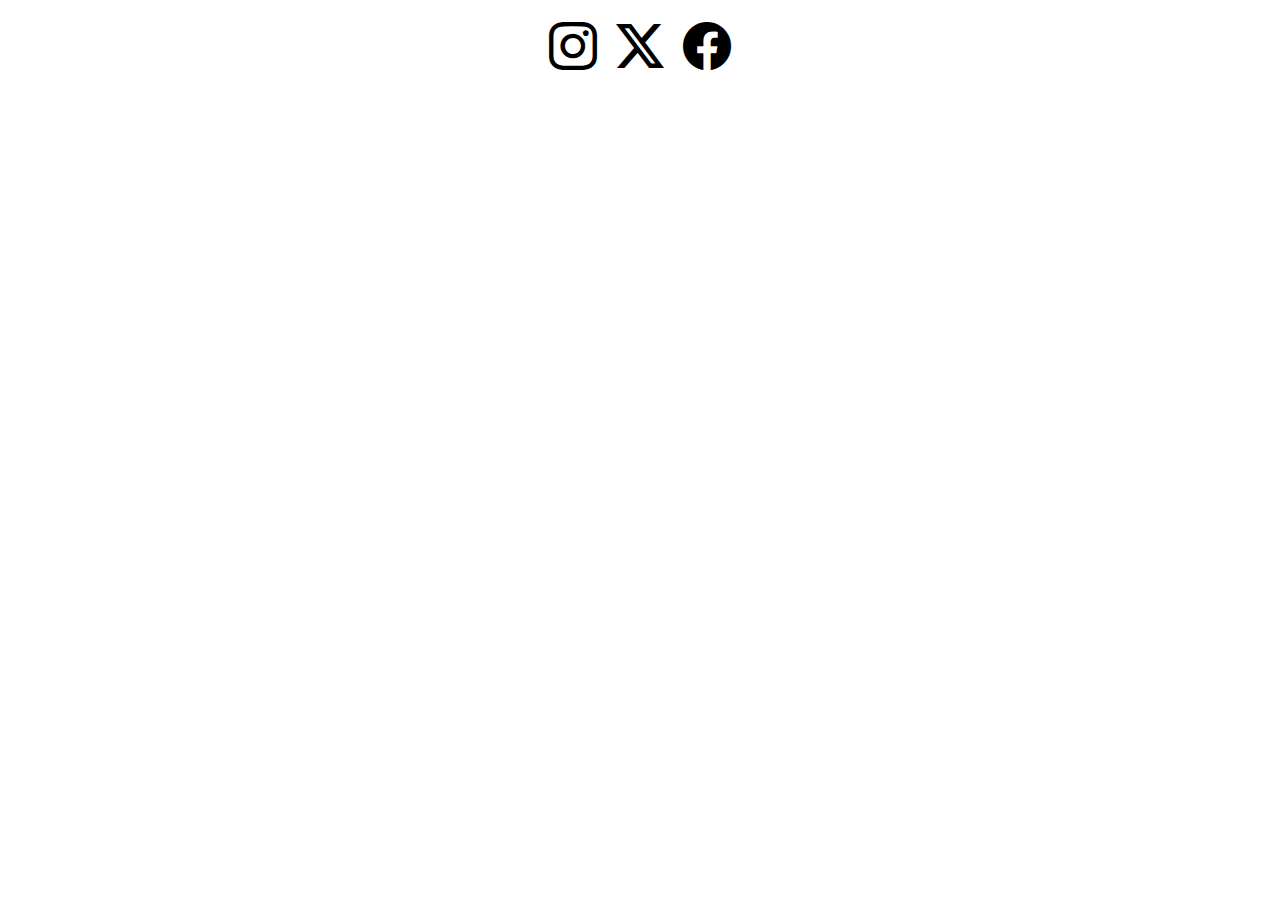
<file: u2/redes.html>
<!DOCTYPE html>
<html lang="en">
<head>
    <meta charset="UTF-8">
    <meta name="viewport" content="width=device-width, initial-scale=1.0">
    <title>Redes :3</title>
    <!--Tipografía-->
    <link href="https://fonts.googleapis.com/css2?family=Quicksand:wght@300..700&display=swap" rel="stylesheet">
    <link href="https://fonts.googleapis.com/css2?family=Matemasie&display=swap" rel="stylesheet">
    <link rel="stylesheet" href="https://cdn.jsdelivr.net/npm/bootstrap-icons@1.11.3/font/bootstrap-icons.min.css">
    <!--CSS-->
    <link rel="stylesheet" href="css2/redes.css">
</head>
<body>
    <div class="redes">
        <a href=""><i class="bi bi-instagram"></i></a>
        <a href="#"><i class="bi bi-twitter-x"></i></a>
        <a href="#"><i class="bi bi-facebook"></i></a>
    </div>
</body>
</html>
</file>
<file: index.css>
/*DOCUMENTO CSS*/

* {margin: 0;
    padding: 0}

body {background-color: #e3ffbb;}

h1 {padding: 15px;
text-align: center;}

h1, h2 {font-family: Matemasie, sans-serif;
        color: #006848;}

a {font-family: Quicksand, sans-serif;
   color: #42975b;}

.flex {display: flex;
       width: 500px;
       padding: 0px 0px 10px 0px;
       margin: 0px auto 0px auto;
       flex-flow: column wrap;}

.item {width: 50%;
       margin: 20px auto 0px auto;
       text-align: center;}

video {display: block;
       padding: 20px;
       margin: 2px auto 0px auto;}
</file>
<file: u2/css2/articulo.css>
/*DOCUMENTO CSS*/

* {margin: 0;}

body {background-color: #172821;}

h1 {color: #92c27a; 
    font-family: Matemasie, sans-serif; 
    text-align: center}

h2, h3 {color: #92c27a; 
            font-family: Matemasie, sans-serif; 
            text-align: center; 
            padding: 10px;}

p {color: #92c27a;
   font-family: Quicksand, sans-serif; 
   text-align: center; 
   width: 60%;
   margin-left: auto;
   margin-right: auto;
   margin-bottom: 20px;
   }
   .pie {margin-top: 10px;}
   .fig {color: #57825b;}

div {width: 100%; 
    text-align: center;
    background-color: black;
    padding: 10px;
    box-sizing: border-box;}

.picture {display: block;
          margin-left: auto;
          margin-right: auto;
          margin-bottom: 20px;
          width: 500px;}
</file>
<file: u2/css2/comida.css>
/*DOCUMENTO CSS*/

* {margin: 0;}

body {background-color:#3B232D;}

header {padding-bottom: 8px;}

main {background-color: #BF918A;}

h1 {color: #BF918A; 
    font-family: Matemasie, sans-serif; 
    text-align: center;
    font-size: 40px;
    text-shadow: 0px 5px 10px black;
    margin-bottom: 0px;}

h2, h3 {color:#BF918A; 
    background-color: #F5E1D7;
            font-family: Matemasie, sans-serif; 
            text-align: center; 
            padding-top: 6px;
            padding-bottom: 10px;}

.flexi {display: flex;
    width: 800px;
    margin-left: auto;
    margin-right: auto;
    }

img {display: block;
    margin-left: auto;
    margin-right: auto;
    width: 100%;
    }

p {color: #3B232D;
   font-family: Quicksand, sans-serif; 
   font-size: larger;
   text-align: left;
   width: 80%;
   margin-left: 20px;
   margin-right: auto;
   margin-bottom: 10px;
   padding-top: 20px;
   }

div {width: 100%; 
    text-align: center;
    padding: 10px;
    box-sizing: border-box;
    background-color: #BF918A;
    }
    .eeowww {background-color: #F5E1D7;
    color: #BF918A;}
</file>
<file: u2/css2/display.css>
/*DOCUMENTO CSS*/

* {margin: 0;
   padding: 0}

body {background-color: rgb(226, 252, 255);}

h2, p {color: rgb(37, 28, 72);}
   
section, div {box-sizing: border-box;
              }

.container {display: flex;
            
            padding: 15px;
            flex-flow: row wrap;
            justify-content: space-between;
            min-height: 150px;
            width: 70%;
            margin: 0 auto 0 auto;
            }

.item {
       width: 50%;
       padding: 20px;
       }
 
.item h2 {font-family: Matemasie, sans-serif;}

.item p {font-family: Quicksand, sans-serif;}

.item img {width: 100%;
           border-radius: 15%;
           border: solid 8px white;
           box-shadow: 0px 0px 30px cornflowerblue;}
</file>
<file: u2/css2/redes.css>
/*DOCUMENTO CSS*/

* {margin: 0; 
   padding: 0;
   }

.redes {display: flex; 
        width: 200px;
        margin: 20px auto 20px auto;
        min-height: 1px;}

.redes a {width: 33.3333%;
          text-align: center;
          font-size: 3em;
          color: black;}
</file>
